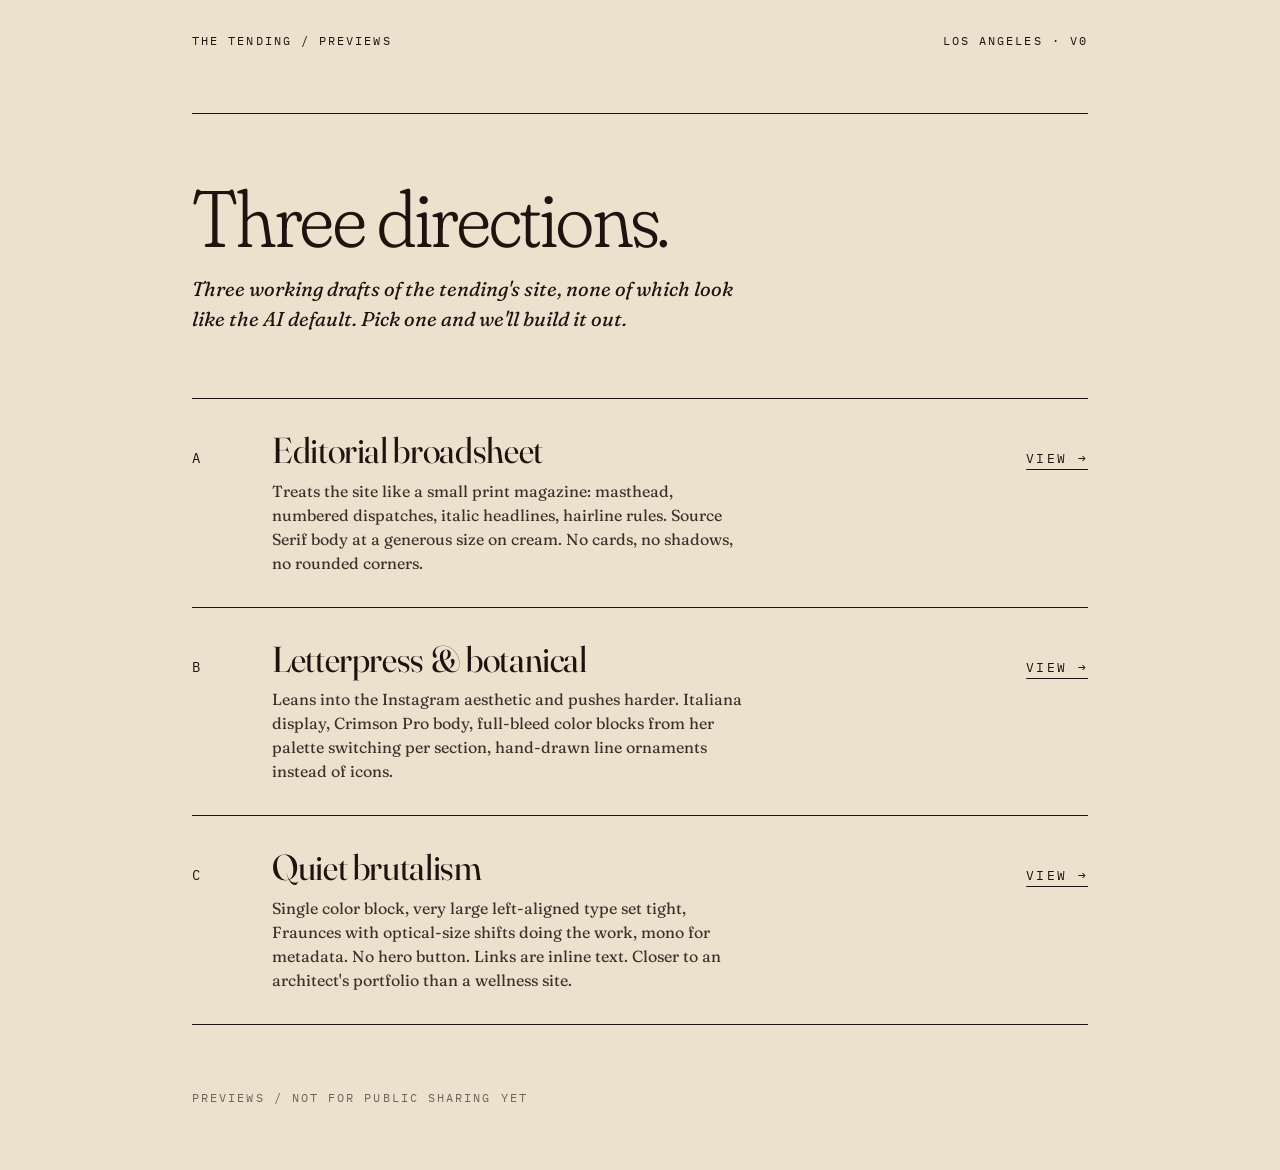
<file: index.html>
<!doctype html>
<html lang="en">
  <head>
    <meta charset="utf-8" />
    <meta name="viewport" content="width=device-width, initial-scale=1" />
    <title>the tending / design previews</title>
    <link rel="preconnect" href="https://fonts.googleapis.com" />
    <link rel="preconnect" href="https://fonts.gstatic.com" crossorigin />
    <link
      href="https://fonts.googleapis.com/css2?family=Fraunces:opsz,wght,SOFT,WONK@9..144,300..900,0..100,0..1&family=IBM+Plex+Mono:wght@400;500&display=swap"
      rel="stylesheet"
    />
    <style>
      :root {
        --bg: #ece1cd;
        --ink: #1d1410;
        --rule: #1d141033;
      }
      * { box-sizing: border-box; margin: 0; padding: 0; }
      html, body { background: var(--bg); color: var(--ink); }
      body {
        font-family: "Fraunces", Georgia, serif;
        font-variation-settings: "opsz" 14, "SOFT" 50;
        font-size: 18px;
        line-height: 1.5;
        padding: 2rem 1.5rem 4rem;
      }
      .frame { max-width: 56rem; margin: 0 auto; }
      .mono {
        font-family: "IBM Plex Mono", ui-monospace, monospace;
        font-size: 0.72rem;
        letter-spacing: 0.18em;
        text-transform: uppercase;
      }
      header {
        display: flex;
        justify-content: space-between;
        padding-bottom: 4rem;
        border-bottom: 1px solid var(--ink);
      }
      h1 {
        font-variation-settings: "opsz" 144, "SOFT" 100, "WONK" 1;
        font-weight: 300;
        font-size: clamp(2.5rem, 7vw, 5rem);
        line-height: 1;
        letter-spacing: -0.02em;
        margin: 4rem 0 1rem;
      }
      .lede {
        font-style: italic;
        font-size: 1.25rem;
        max-width: 36rem;
        margin-bottom: 4rem;
      }
      ol.options { list-style: none; }
      ol.options > li {
        border-top: 1px solid var(--ink);
        padding: 2rem 0;
        display: grid;
        grid-template-columns: 4ch 1fr auto;
        gap: 2rem;
        align-items: baseline;
      }
      ol.options > li:last-child { border-bottom: 1px solid var(--ink); }
      ol.options .num { font-family: "IBM Plex Mono", monospace; font-size: 0.85rem; }
      ol.options h2 {
        font-variation-settings: "opsz" 144, "WONK" 1;
        font-weight: 400;
        font-size: clamp(1.5rem, 3.5vw, 2.25rem);
        line-height: 1.1;
        letter-spacing: -0.01em;
      }
      ol.options p {
        margin-top: 0.5rem;
        font-size: 1rem;
        max-width: 48ch;
        opacity: 0.85;
      }
      ol.options a.view {
        font-family: "IBM Plex Mono", monospace;
        font-size: 0.8rem;
        letter-spacing: 0.18em;
        text-transform: uppercase;
        color: var(--ink);
        text-decoration: underline;
        text-underline-offset: 6px;
        white-space: nowrap;
      }
      footer {
        margin-top: 4rem;
        font-size: 0.875rem;
        opacity: 0.6;
      }
      @media (max-width: 600px) {
        ol.options > li { grid-template-columns: 1fr; gap: 0.75rem; }
      }
    </style>
  </head>
  <body>
    <div class="frame">
      <header class="mono">
        <span>the tending / previews</span>
        <span>los angeles · v0</span>
      </header>

      <h1>Three directions.</h1>
      <p class="lede">
        Three working drafts of <em>the tending</em>'s site, none of which look
        like the AI default. Pick one and we'll build it out.
      </p>

      <ol class="options">
        <li>
          <span class="num">A</span>
          <div>
            <h2>Editorial broadsheet</h2>
            <p>
              Treats the site like a small print magazine: masthead, numbered
              dispatches, italic headlines, hairline rules. Source Serif body
              at a generous size on cream. No cards, no shadows, no rounded
              corners.
            </p>
          </div>
          <a class="view" href="a/">view →</a>
        </li>
        <li>
          <span class="num">B</span>
          <div>
            <h2>Letterpress &amp; botanical</h2>
            <p>
              Leans into the Instagram aesthetic and pushes harder. Italiana
              display, Crimson Pro body, full-bleed color blocks from her
              palette switching per section, hand-drawn line ornaments instead
              of icons.
            </p>
          </div>
          <a class="view" href="b/">view →</a>
        </li>
        <li>
          <span class="num">C</span>
          <div>
            <h2>Quiet brutalism</h2>
            <p>
              Single color block, very large left-aligned type set tight,
              Fraunces with optical-size shifts doing the work, mono for
              metadata. No hero button. Links are inline text. Closer to an
              architect's portfolio than a wellness site.
            </p>
          </div>
          <a class="view" href="c/">view →</a>
        </li>
      </ol>

      <footer class="mono">
        previews / not for public sharing yet
      </footer>
    </div>
  </body>
</html>
</file>
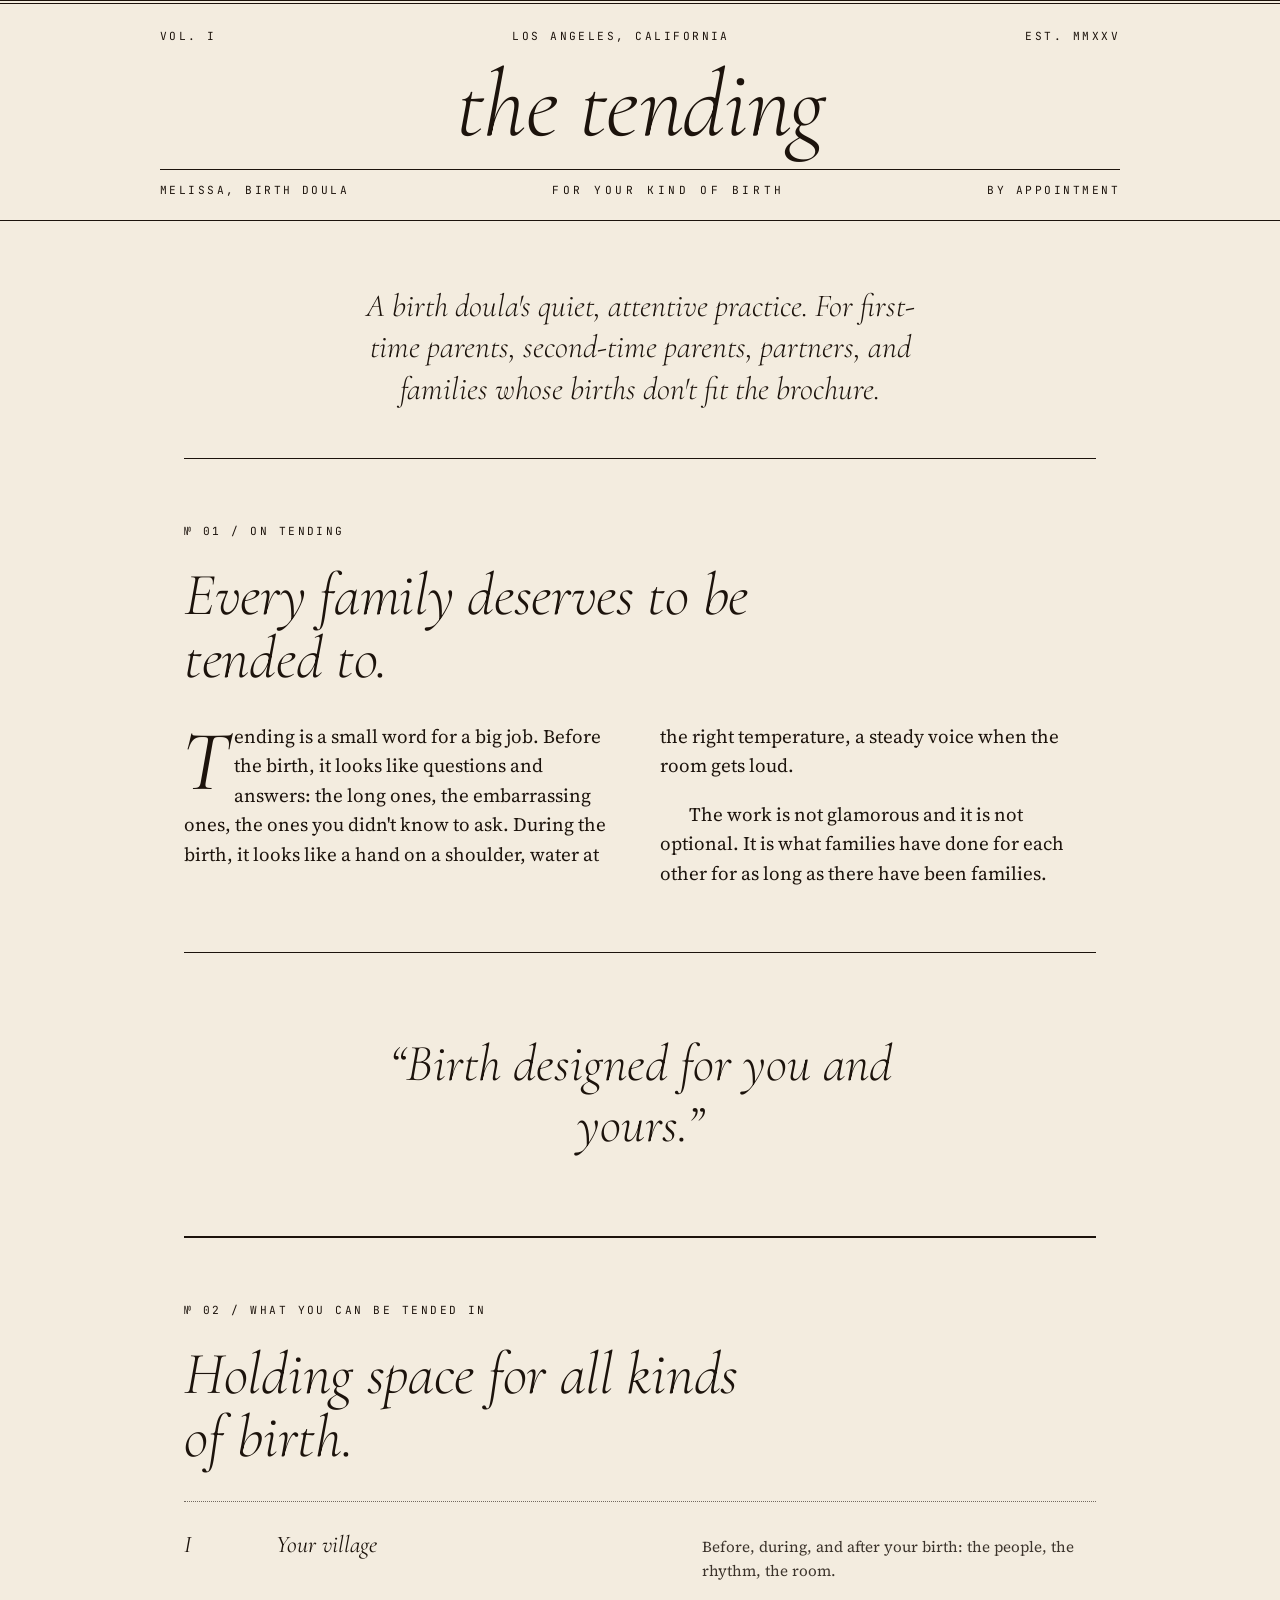
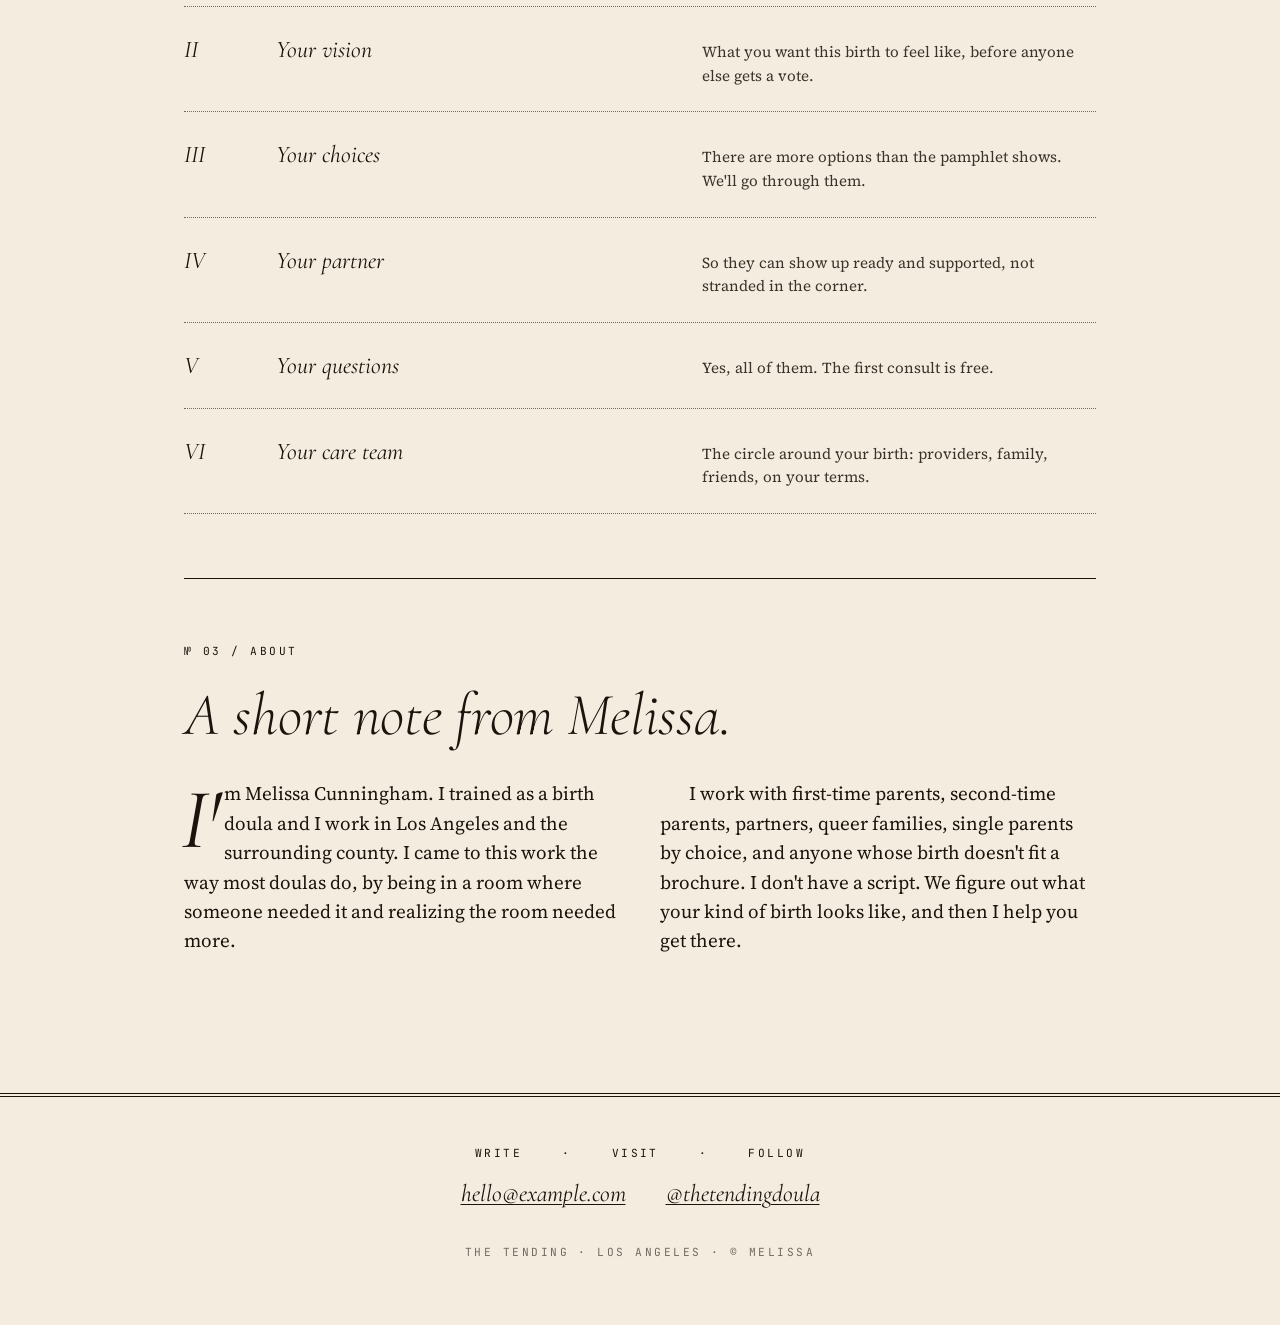
<file: a/index.html>
<!doctype html>
<html lang="en">
  <head>
    <meta charset="utf-8" />
    <meta name="viewport" content="width=device-width, initial-scale=1" />
    <title>the tending / Melissa Cunningham, birth doula, Los Angeles</title>
    <meta
      name="description"
      content="Compassionate, evidence-based birth doula support in Los Angeles."
    />
    <link rel="preconnect" href="https://fonts.googleapis.com" />
    <link rel="preconnect" href="https://fonts.gstatic.com" crossorigin />
    <link
      href="https://fonts.googleapis.com/css2?family=Cormorant+Garamond:ital,wght@0,300;0,400;1,300;1,400&family=Source+Serif+4:opsz,wght@8..60,300;8..60,400;8..60,600&family=JetBrains+Mono:wght@400;500&display=swap"
      rel="stylesheet"
    />
    <style>
      :root {
        --paper: #f3ecdf;
        --ink: #1c130c;
        --rule: #1c130c;
        --soft: #1c130c99;
      }
      * { box-sizing: border-box; margin: 0; padding: 0; }
      body {
        background: var(--paper);
        color: var(--ink);
        font-family: "Source Serif 4", "Iowan Old Style", Georgia, serif;
        font-size: 19px;
        line-height: 1.55;
        font-feature-settings: "onum";
      }
      a { color: var(--ink); text-decoration-thickness: 1px; text-underline-offset: 3px; }
      .mono {
        font-family: "JetBrains Mono", ui-monospace, monospace;
        font-size: 0.7rem;
        text-transform: uppercase;
        letter-spacing: 0.22em;
      }
      .italic { font-family: "Cormorant Garamond", serif; font-style: italic; font-weight: 300; }

      .masthead {
        text-align: center;
        padding: 1.5rem 1.5rem 1.25rem;
        border-top: 4px double var(--ink);
        border-bottom: 1px solid var(--ink);
      }
      .masthead .label {
        display: flex; justify-content: space-between;
        max-width: 60rem; margin: 0 auto 0.75rem;
      }
      .wordmark {
        font-family: "Cormorant Garamond", serif;
        font-style: italic;
        font-weight: 300;
        font-size: clamp(3rem, 10vw, 6rem);
        line-height: 1;
        letter-spacing: -0.01em;
      }
      .masthead .meta {
        display: flex; justify-content: space-between;
        max-width: 60rem; margin: 1rem auto 0;
        padding-top: 0.75rem;
        border-top: 1px solid var(--rule);
      }
      .masthead .meta span:nth-child(2) { letter-spacing: 0.32em; }

      main { max-width: 60rem; margin: 0 auto; padding: 0 1.5rem; }

      .dek {
        text-align: center;
        padding: 4rem 1.5rem 3rem;
        font-family: "Cormorant Garamond", serif;
        font-style: italic;
        font-size: clamp(1.5rem, 3vw, 2rem);
        font-weight: 300;
        line-height: 1.3;
        max-width: 40rem;
        margin: 0 auto;
      }

      .dispatch {
        padding: 4rem 0;
        border-top: 1px solid var(--rule);
      }
      .dispatch .num {
        margin-bottom: 1.5rem;
      }
      .dispatch h2.italic {
        font-size: clamp(2.25rem, 5vw, 3.75rem);
        line-height: 1.05;
        max-width: 22ch;
        margin-bottom: 2rem;
        letter-spacing: -0.005em;
      }
      .dispatch .body { columns: 2; column-gap: 2.5rem; }
      .dispatch .body > p:first-child::first-letter {
        font-family: "Cormorant Garamond", serif;
        font-style: italic;
        font-size: 4.5em;
        float: left;
        line-height: 0.85;
        margin: 0.05em 0.08em 0 -0.04em;
        font-weight: 400;
      }
      .dispatch .body p + p { margin-top: 1em; text-indent: 1.5em; }

      .pull {
        text-align: center;
        padding: 5rem 1rem;
        border-top: 1px solid var(--rule);
        border-bottom: 1px solid var(--rule);
      }
      .pull q {
        font-family: "Cormorant Garamond", serif;
        font-style: italic;
        font-weight: 300;
        font-size: clamp(2rem, 4.5vw, 3.25rem);
        line-height: 1.18;
        quotes: "\201C" "\201D";
        display: inline-block;
        max-width: 24ch;
      }
      .pull .attr { margin-top: 1.5rem; }

      .tend-list {
        list-style: none;
        padding: 0;
        margin: 0;
      }
      .tend-list li {
        display: grid;
        grid-template-columns: 6ch 1fr 1fr;
        gap: 2rem;
        padding: 1.5rem 0;
        border-top: 1px dotted var(--soft);
        align-items: baseline;
      }
      .tend-list li:last-child { border-bottom: 1px dotted var(--soft); }
      .tend-list .roman {
        font-family: "Cormorant Garamond", serif;
        font-style: italic;
        font-size: 1.5rem;
      }
      .tend-list .topic {
        font-family: "Cormorant Garamond", serif;
        font-style: italic;
        font-size: 1.5rem;
      }
      .tend-list .desc { font-size: 0.95rem; opacity: 0.85; }

      .colophon {
        text-align: center;
        padding: 3rem 1rem 4rem;
        border-top: 4px double var(--ink);
        margin-top: 4rem;
      }
      .colophon .row { display: flex; justify-content: center; gap: 2.5rem; flex-wrap: wrap; margin-bottom: 0.75rem; }
      .colophon a { font-style: italic; font-family: "Cormorant Garamond", serif; font-size: 1.5rem; }

      @media (max-width: 700px) {
        .dispatch .body { columns: 1; }
        .tend-list li { grid-template-columns: 5ch 1fr; }
        .tend-list .desc { grid-column: 2; }
        .masthead .label, .masthead .meta { flex-direction: column; gap: 0.25rem; }
      }
    </style>
  </head>
  <body>
    <header class="masthead">
      <div class="label mono">
        <span>vol. i</span>
        <span>los angeles, california</span>
        <span>est. mmxxv</span>
      </div>
      <div class="wordmark">the tending</div>
      <div class="meta mono">
        <span>melissa, birth doula</span>
        <span>for your kind of birth</span>
        <span>by appointment</span>
      </div>
    </header>

    <p class="dek">
      A birth doula's quiet, attentive practice. For first-time parents,
      second-time parents, partners, and families whose births don't fit the
      brochure.
    </p>

    <main>
      <article class="dispatch">
        <div class="num mono">№ 01 / on tending</div>
        <h2 class="italic">Every family deserves to be tended to.</h2>
        <div class="body">
          <p>
            Tending is a small word for a big job. Before the birth, it looks
            like questions and answers: the long ones, the embarrassing
            ones, the ones you didn't know to ask. During the birth, it looks
            like a hand on a shoulder, water at the right temperature, a
            steady voice when the room gets loud.
          </p>
          <p>
            The work is not glamorous and it is not optional. It is what
            families have done for each other for as long as there have been
            families.
          </p>
        </div>
      </article>

      <section class="pull">
        <q>Birth designed for you and yours.</q>
      </section>

      <article class="dispatch">
        <div class="num mono">№ 02 / what you can be tended in</div>
        <h2 class="italic">Holding space for all kinds of birth.</h2>
        <ul class="tend-list">
          <li>
            <span class="roman">I</span>
            <span class="topic">Your village</span>
            <span class="desc">Before, during, and after your birth: the people, the rhythm, the room.</span>
          </li>
          <li>
            <span class="roman">II</span>
            <span class="topic">Your vision</span>
            <span class="desc">What you want this birth to feel like, before anyone else gets a vote.</span>
          </li>
          <li>
            <span class="roman">III</span>
            <span class="topic">Your choices</span>
            <span class="desc">There are more options than the pamphlet shows. We'll go through them.</span>
          </li>
          <li>
            <span class="roman">IV</span>
            <span class="topic">Your partner</span>
            <span class="desc">So they can show up ready and supported, not stranded in the corner.</span>
          </li>
          <li>
            <span class="roman">V</span>
            <span class="topic">Your questions</span>
            <span class="desc">Yes, all of them. The first consult is free.</span>
          </li>
          <li>
            <span class="roman">VI</span>
            <span class="topic">Your care team</span>
            <span class="desc">The circle around your birth: providers, family, friends, on your terms.</span>
          </li>
        </ul>
      </article>

      <article class="dispatch">
        <div class="num mono">№ 03 / about</div>
        <h2 class="italic">A short note from Melissa.</h2>
        <div class="body">
          <p>
            I'm Melissa Cunningham. I trained as a birth doula and I work in
            Los Angeles and the surrounding county. I came to this work the
            way most doulas do, by being in a room where someone needed it
            and realizing the room needed more.
          </p>
          <p>
            I work with first-time parents, second-time parents, partners,
            queer families, single parents by choice, and anyone whose birth
            doesn't fit a brochure. I don't have a script. We figure out what
            your kind of birth looks like, and then I help you get there.
          </p>
        </div>
      </article>
    </main>

    <footer class="colophon">
      <div class="row mono">
        <span>write</span>
        <span>·</span>
        <span>visit</span>
        <span>·</span>
        <span>follow</span>
      </div>
      <div class="row">
        <a href="mailto:hello@example.com">hello@example.com</a>
        <a href="https://instagram.com/thetendingdoula">@thetendingdoula</a>
      </div>
      <div class="mono" style="margin-top: 2rem; opacity: 0.6;">
        the tending · los angeles · © melissa
      </div>
    </footer>
  </body>
</html>
</file>
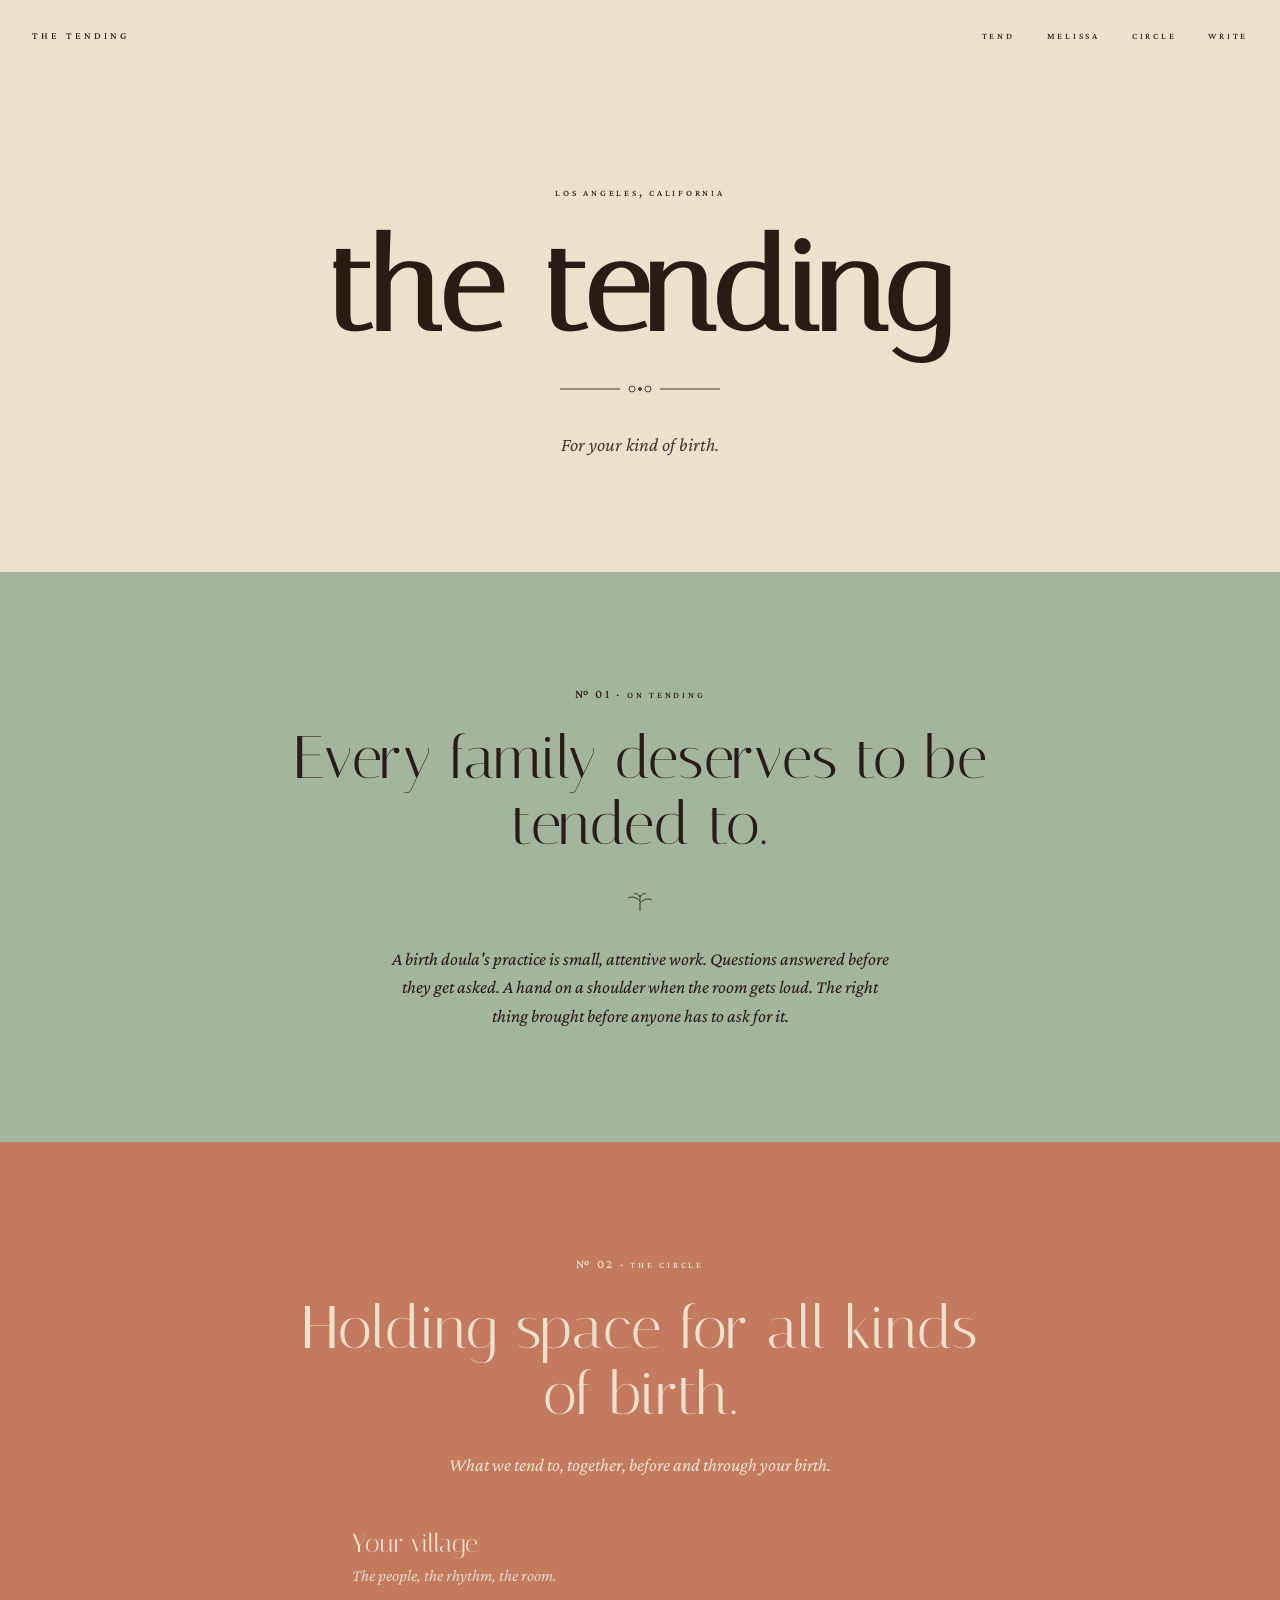
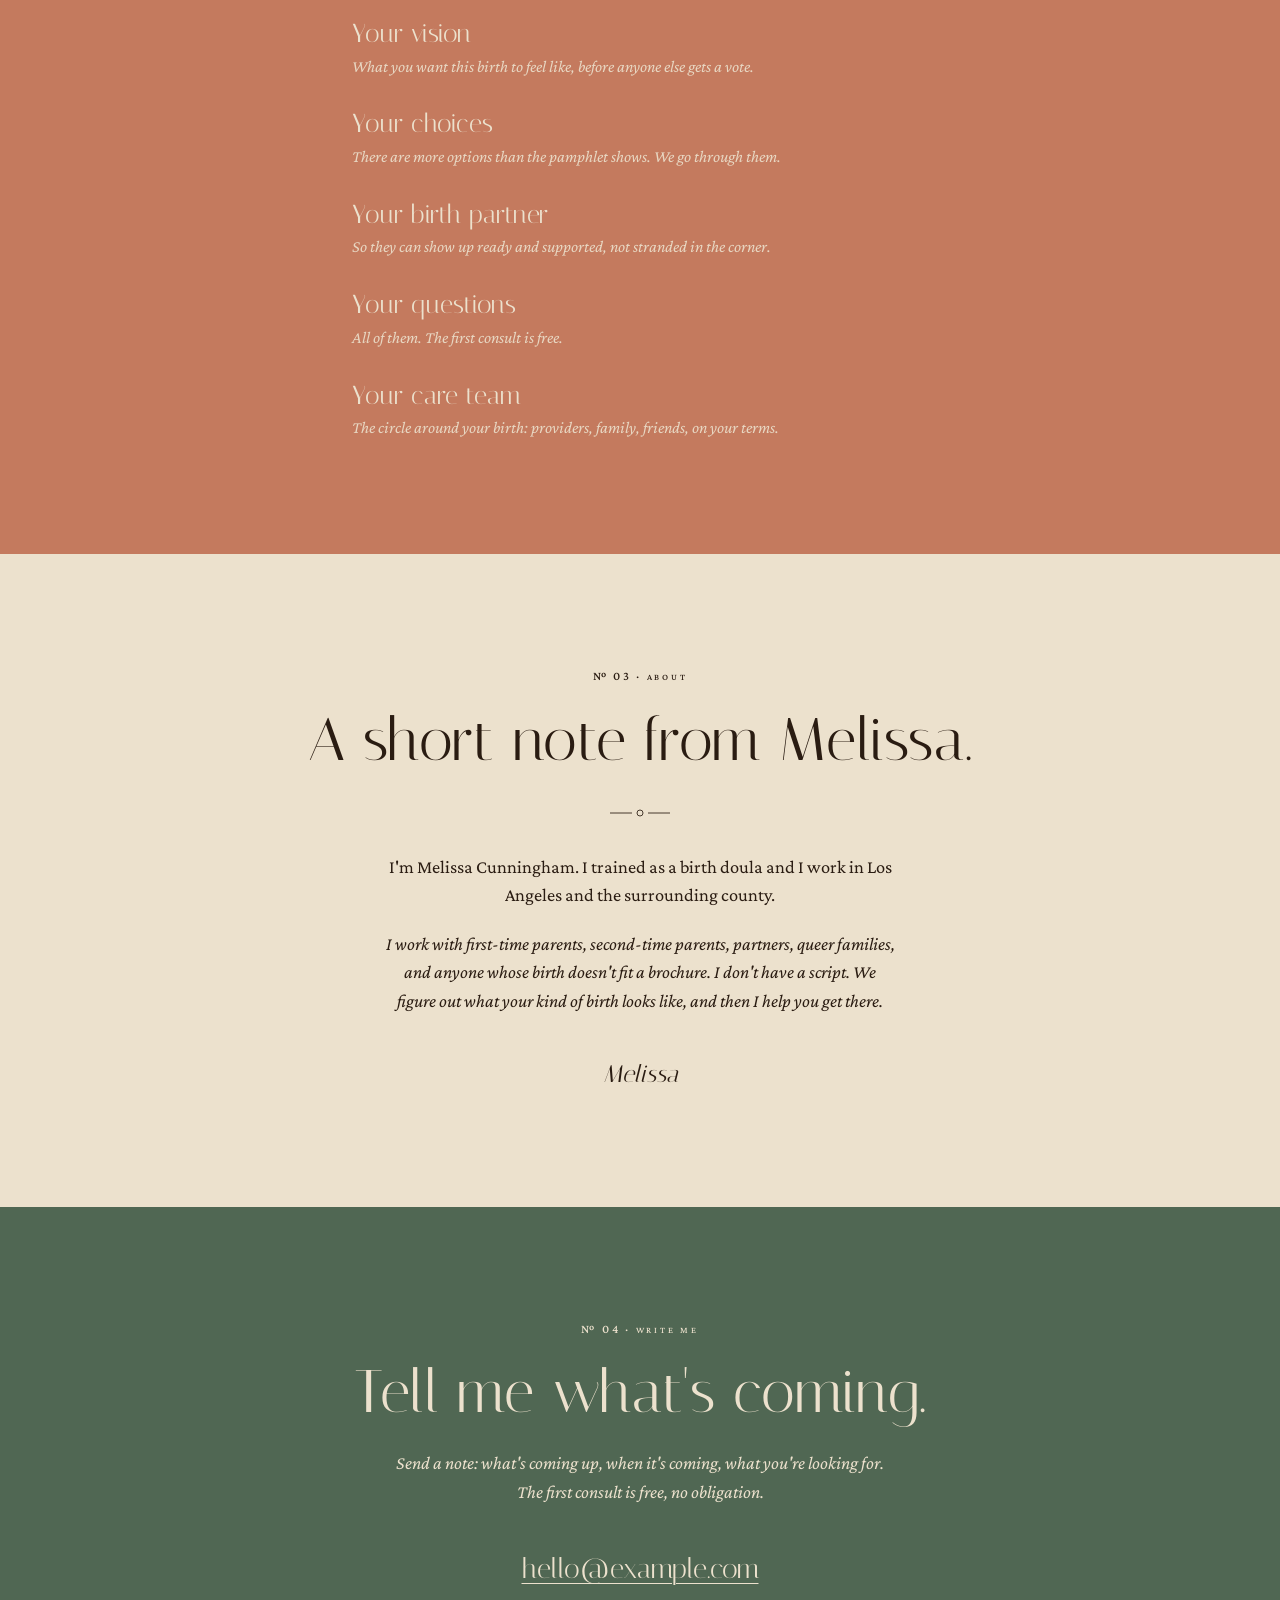
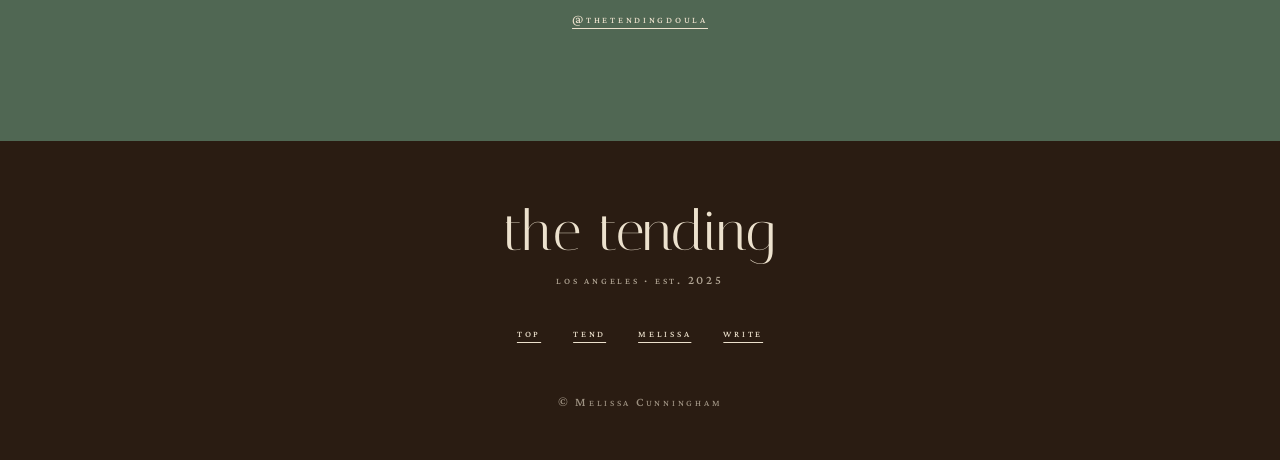
<file: b/index.html>
<!doctype html>
<html lang="en">
  <head>
    <meta charset="utf-8" />
    <meta name="viewport" content="width=device-width, initial-scale=1" />
    <title>the tending / Melissa Cunningham, birth doula, Los Angeles</title>
    <meta
      name="description"
      content="A quiet, attentive birth doula practice in Los Angeles."
    />
    <link rel="preconnect" href="https://fonts.googleapis.com" />
    <link rel="preconnect" href="https://fonts.gstatic.com" crossorigin />
    <link
      href="https://fonts.googleapis.com/css2?family=Italiana&family=Crimson+Pro:ital,wght@0,300;0,400;0,500;1,300;1,400&display=swap"
      rel="stylesheet"
    />
    <style>
      :root {
        --cream: #ece1cd;
        --terra: #c47a5e;
        --sage: #a3b59c;
        --forest: #506753;
        --brown: #6b4a2b;
        --darkbrown: #2a1c12;
        --ink: #2a1c12;
      }
      * { box-sizing: border-box; margin: 0; padding: 0; }
      html, body { background: var(--cream); color: var(--ink); }
      body {
        font-family: "Crimson Pro", "Iowan Old Style", Georgia, serif;
        font-size: 19px;
        line-height: 1.65;
      }
      a { color: inherit; text-decoration: underline; text-decoration-thickness: 1px; text-underline-offset: 5px; }
      a:hover { text-decoration-thickness: 2px; }
      .display {
        font-family: "Italiana", "Cormorant Garamond", serif;
        font-weight: 400;
        letter-spacing: 0.005em;
      }
      .smallcaps {
        font-variant: small-caps;
        letter-spacing: 0.22em;
        font-size: 0.78rem;
        font-weight: 500;
      }

      nav.top {
        display: flex;
        justify-content: space-between;
        align-items: center;
        padding: 1.5rem 2rem;
        position: relative;
        z-index: 10;
      }
      nav.top a { text-decoration: none; }
      nav.top .links { display: flex; gap: 2rem; }
      nav.top .brand.smallcaps { font-size: 0.85rem; }

      section {
        padding: 7rem 1.5rem;
        text-align: center;
      }
      section.cream { background: var(--cream); color: var(--ink); }
      section.sage { background: var(--sage); color: var(--darkbrown); }
      section.terra { background: var(--terra); color: var(--cream); }
      section.forest { background: var(--forest); color: var(--cream); }
      section.brown { background: var(--brown); color: var(--cream); }
      section.dark { background: var(--darkbrown); color: var(--cream); }

      section .inner { max-width: 44rem; margin: 0 auto; }

      .wordmark {
        font-family: "Italiana", serif;
        font-size: clamp(3.25rem, 11vw, 8rem);
        line-height: 0.95;
        letter-spacing: 0.01em;
        margin: 0;
      }
      .tagline {
        font-style: italic;
        font-size: 1.2rem;
        opacity: 0.85;
        margin-top: 1.5rem;
      }

      h2.display {
        font-size: clamp(2.25rem, 5vw, 3.75rem);
        line-height: 1.1;
        max-width: 22ch;
        margin: 0 auto 1.5rem;
      }
      .lede {
        font-style: italic;
        font-size: 1.15rem;
        max-width: 32rem;
        margin: 0 auto;
        line-height: 1.55;
      }

      .ornament { display: block; margin: 2rem auto; opacity: 0.85; }

      .services-list {
        max-width: 36rem;
        margin: 3rem auto 0;
        text-align: left;
      }
      .services-list dt {
        font-family: "Italiana", serif;
        font-size: 1.6rem;
        margin-top: 1.75rem;
        line-height: 1.2;
      }
      .services-list dt:first-child { margin-top: 0; }
      .services-list dd {
        font-style: italic;
        opacity: 0.9;
        margin-top: 0.25rem;
        font-size: 1.05rem;
      }

      .signature {
        margin-top: 2.5rem;
        font-family: "Italiana", serif;
        font-size: 1.5rem;
      }

      footer {
        background: var(--darkbrown);
        color: var(--cream);
        text-align: center;
        padding: 4rem 1.5rem 3rem;
      }
      footer .wordmark { font-size: clamp(2rem, 6vw, 3.5rem); }
      footer .links { display: flex; justify-content: center; gap: 2rem; margin-top: 2rem; flex-wrap: wrap; }
      footer .colophon { margin-top: 3rem; opacity: 0.6; }
    </style>
  </head>
  <body>
    <nav class="top cream-nav">
      <span class="brand smallcaps">the tending</span>
      <div class="links smallcaps">
        <a href="#tend">tend</a>
        <a href="#about">melissa</a>
        <a href="#circle">circle</a>
        <a href="#write">write</a>
      </div>
    </nav>

    <section class="cream" id="top">
      <div class="inner">
        <div class="smallcaps" style="margin-bottom: 1.5rem;">los angeles, california</div>
        <h1 class="wordmark">the tending</h1>
        <svg class="ornament" viewBox="0 0 160 16" width="160" height="16" stroke="currentColor" fill="none" stroke-width="1" aria-hidden="true">
          <line x1="0" y1="8" x2="60" y2="8" />
          <circle cx="72" cy="8" r="3" />
          <circle cx="80" cy="8" r="1.5" fill="currentColor" />
          <circle cx="88" cy="8" r="3" />
          <line x1="100" y1="8" x2="160" y2="8" />
        </svg>
        <p class="tagline">For your kind of birth.</p>
      </div>
    </section>

    <section class="sage" id="tend">
      <div class="inner">
        <div class="smallcaps" style="margin-bottom: 1.25rem;">№ 01 · on tending</div>
        <h2 class="display">Every family deserves to be tended to.</h2>
        <svg class="ornament" viewBox="0 0 80 24" width="80" height="24" stroke="currentColor" fill="none" stroke-width="1" aria-hidden="true">
          <path d="M40 22 L40 6" />
          <path d="M40 12 C 36 8, 32 7, 28 9" />
          <path d="M40 14 C 44 10, 48 9, 52 11" />
          <path d="M40 8 C 38 5, 36 4, 34 5" />
          <path d="M40 8 C 42 5, 44 4, 46 5" />
        </svg>
        <p class="lede">
          A birth doula's practice is small, attentive work. Questions answered before they get asked. A hand on a shoulder when the room gets loud. The right thing brought before anyone has to ask for it.
        </p>
      </div>
    </section>

    <section class="terra" id="circle">
      <div class="inner">
        <div class="smallcaps" style="margin-bottom: 1.25rem;">№ 02 · the circle</div>
        <h2 class="display">Holding space for all kinds of birth.</h2>
        <p class="lede">
          What we tend to, together, before and through your birth.
        </p>
        <dl class="services-list">
          <dt>Your village</dt>
          <dd>The people, the rhythm, the room.</dd>
          <dt>Your vision</dt>
          <dd>What you want this birth to feel like, before anyone else gets a vote.</dd>
          <dt>Your choices</dt>
          <dd>There are more options than the pamphlet shows. We go through them.</dd>
          <dt>Your birth partner</dt>
          <dd>So they can show up ready and supported, not stranded in the corner.</dd>
          <dt>Your questions</dt>
          <dd>All of them. The first consult is free.</dd>
          <dt>Your care team</dt>
          <dd>The circle around your birth: providers, family, friends, on your terms.</dd>
        </dl>
      </div>
    </section>

    <section class="cream" id="about">
      <div class="inner">
        <div class="smallcaps" style="margin-bottom: 1.25rem;">№ 03 · about</div>
        <h2 class="display">A short note from Melissa.</h2>
        <svg class="ornament" viewBox="0 0 60 16" width="60" height="16" stroke="currentColor" fill="none" stroke-width="1" aria-hidden="true">
          <line x1="0" y1="8" x2="22" y2="8" />
          <circle cx="30" cy="8" r="3" />
          <line x1="38" y1="8" x2="60" y2="8" />
        </svg>
        <p class="lede" style="font-style: normal;">
          I'm Melissa Cunningham. I trained as a birth doula and I work in Los Angeles and the surrounding county.
        </p>
        <p class="lede" style="margin-top: 1.25rem;">
          I work with first-time parents, second-time parents, partners, queer families, and anyone whose birth doesn't fit a brochure. I don't have a script. We figure out what your kind of birth looks like, and then I help you get there.
        </p>
        <p class="signature"><em>Melissa</em></p>
      </div>
    </section>

    <section class="forest" id="write">
      <div class="inner">
        <div class="smallcaps" style="margin-bottom: 1.25rem;">№ 04 · write me</div>
        <h2 class="display">Tell me what's coming.</h2>
        <p class="lede">
          Send a note: what's coming up, when it's coming, what you're looking for. The first consult is free, no obligation.
        </p>
        <p style="margin-top: 2.5rem; font-family: 'Italiana', serif; font-size: 1.75rem;">
          <a href="mailto:hello@example.com">hello@example.com</a>
        </p>
        <p class="smallcaps" style="margin-top: 1rem;">
          <a href="https://instagram.com/thetendingdoula">@thetendingdoula</a>
        </p>
      </div>
    </section>

    <footer>
      <div class="wordmark display">the tending</div>
      <div class="smallcaps" style="margin-top: 0.75rem; opacity: 0.7;">los angeles · est. 2025</div>
      <div class="links smallcaps">
        <a href="#top">top</a>
        <a href="#tend">tend</a>
        <a href="#about">melissa</a>
        <a href="#write">write</a>
      </div>
      <div class="colophon smallcaps">© Melissa Cunningham</div>
    </footer>
  </body>
</html>
</file>
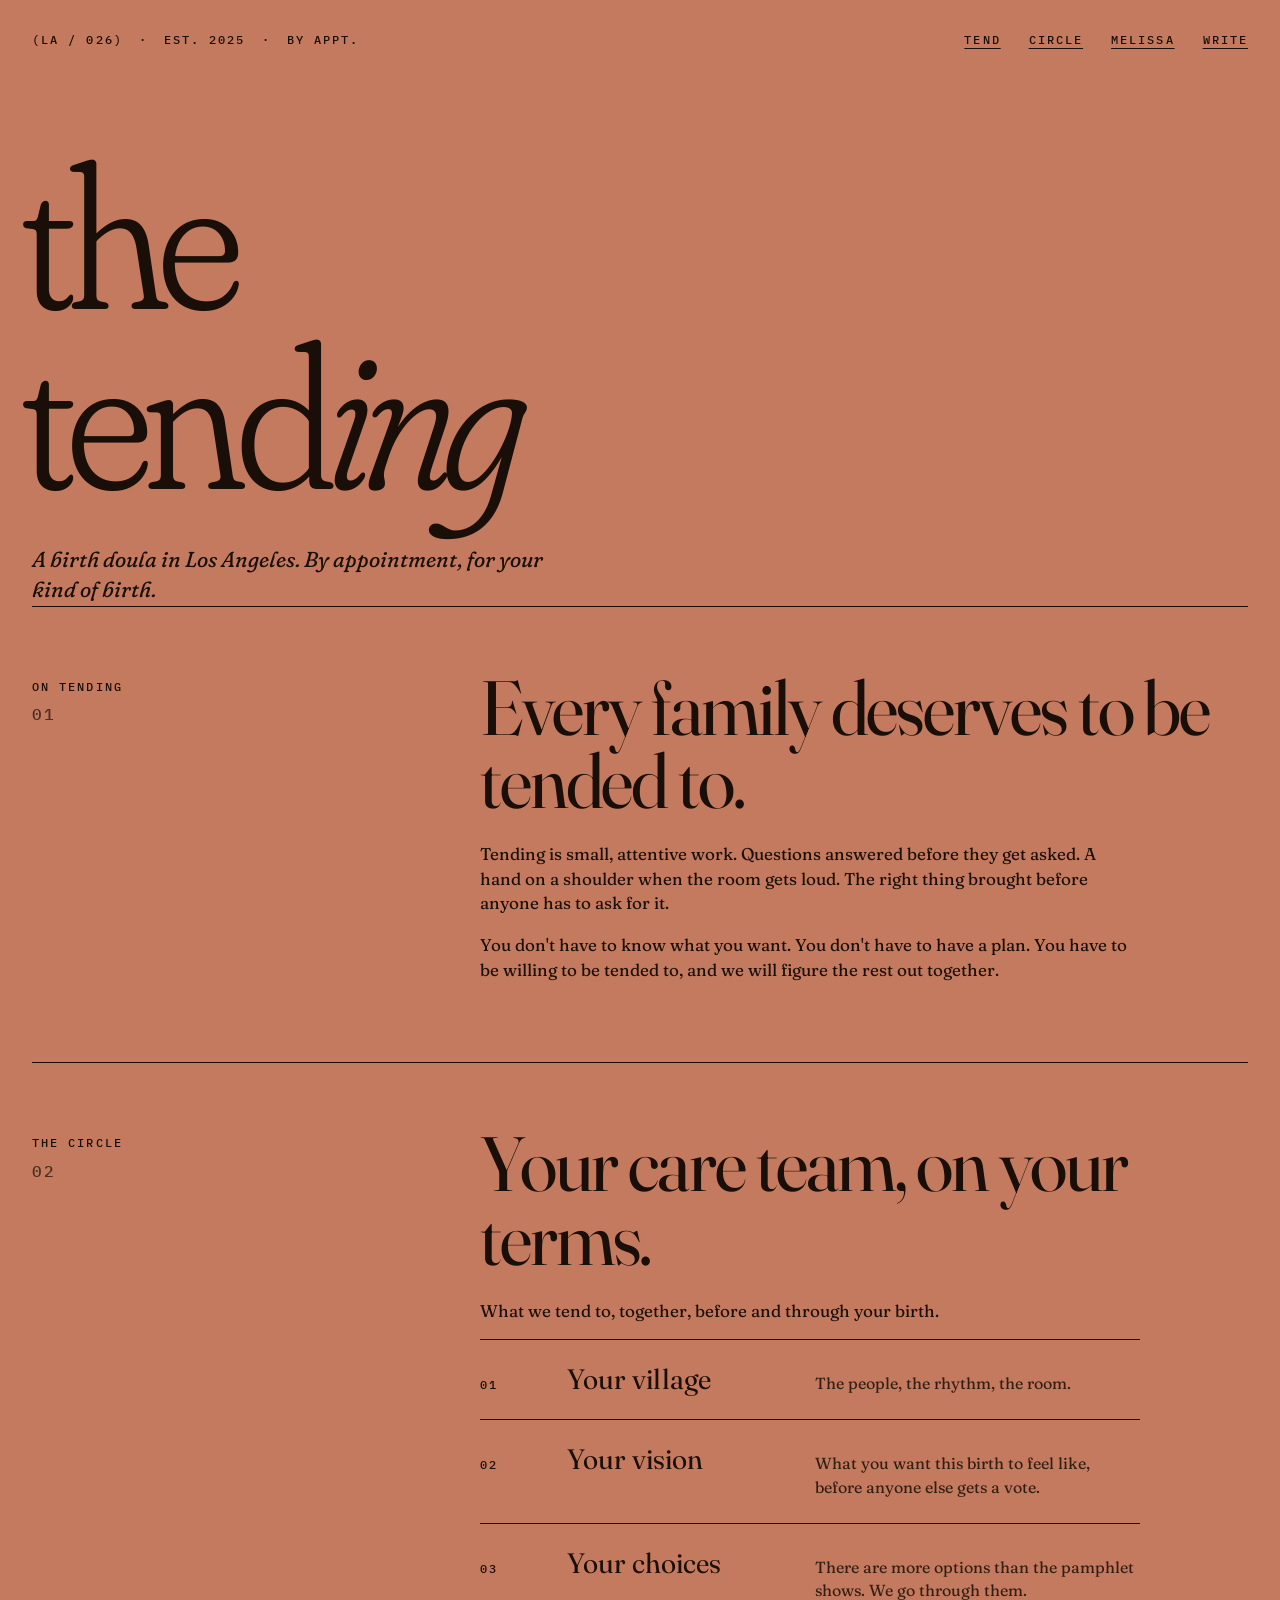
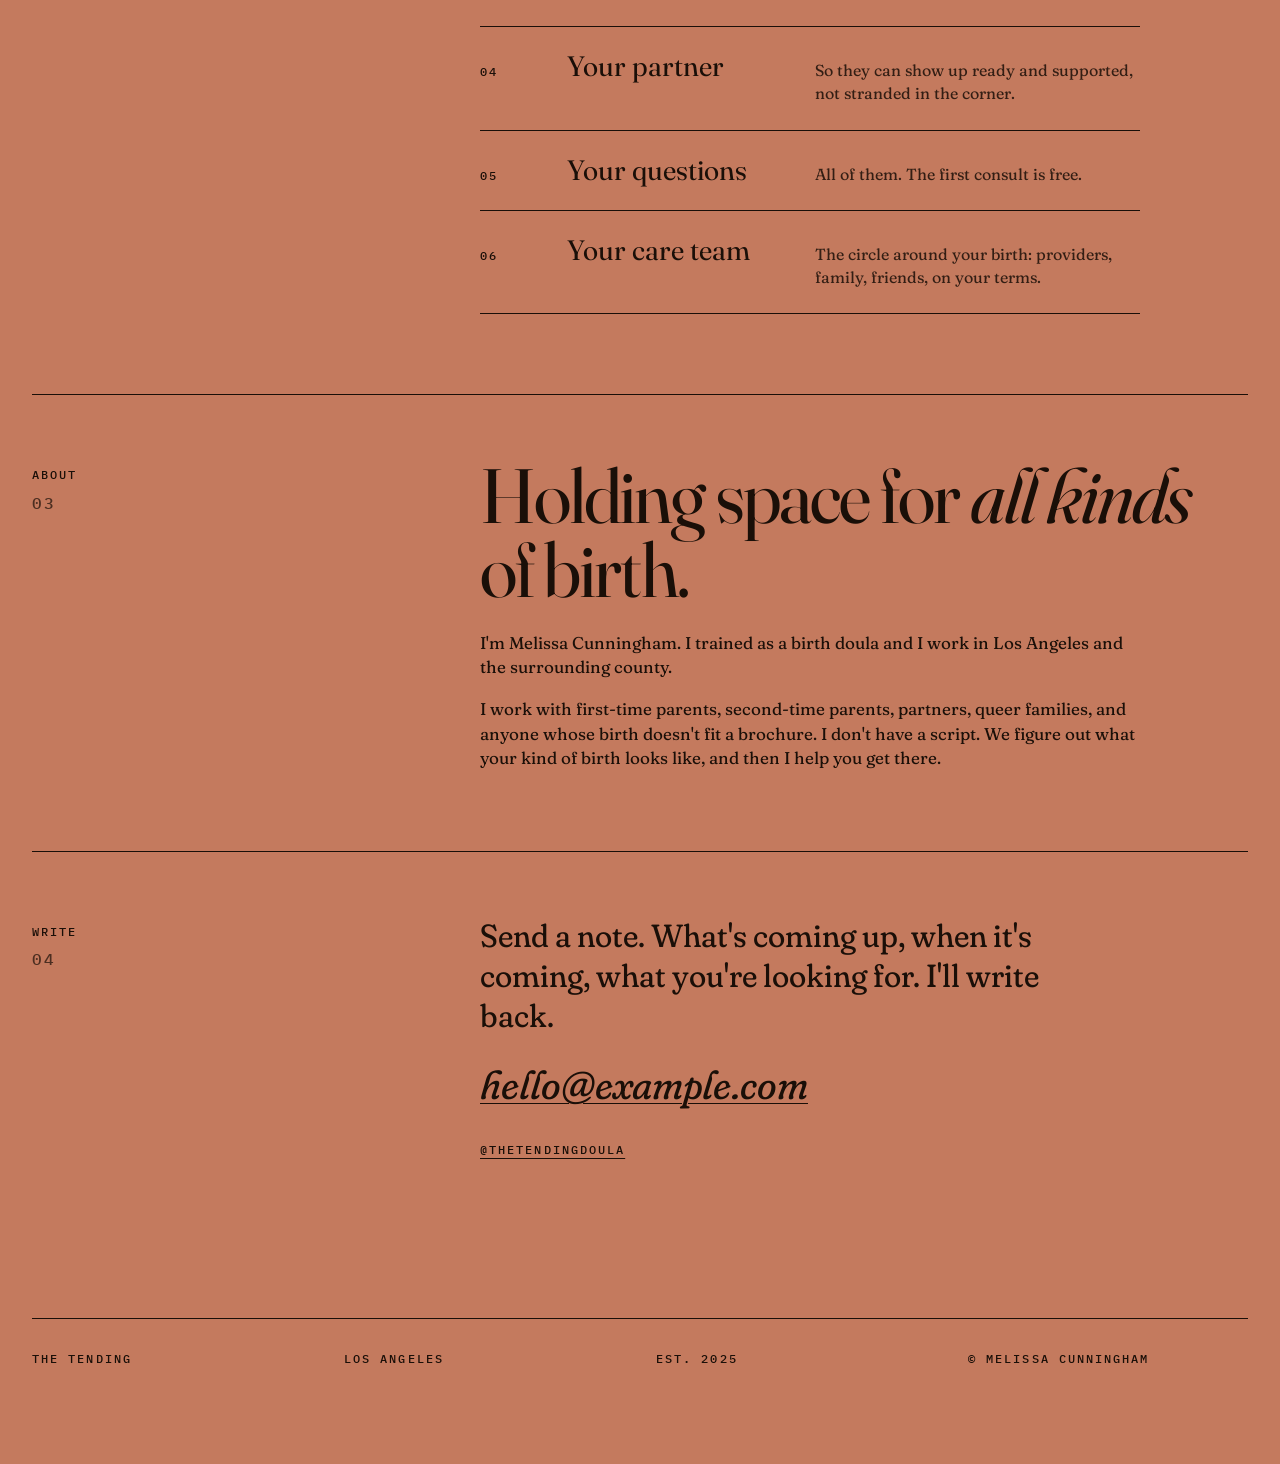
<file: c/index.html>
<!doctype html>
<html lang="en">
  <head>
    <meta charset="utf-8" />
    <meta name="viewport" content="width=device-width, initial-scale=1" />
    <title>the tending / Melissa Cunningham, birth doula, Los Angeles</title>
    <meta
      name="description"
      content="A birth doula in Los Angeles. By appointment."
    />
    <link rel="preconnect" href="https://fonts.googleapis.com" />
    <link rel="preconnect" href="https://fonts.gstatic.com" crossorigin />
    <link
      href="https://fonts.googleapis.com/css2?family=Fraunces:opsz,wght,SOFT,WONK@9..144,300..900,0..100,0..1&family=IBM+Plex+Mono:wght@400;500&display=swap"
      rel="stylesheet"
    />
    <style>
      :root {
        --bg: #c47a5e;
        --ink: #1a0f08;
        --line: #1a0f0844;
      }
      * { box-sizing: border-box; margin: 0; padding: 0; }
      html, body { background: var(--bg); color: var(--ink); }
      body {
        font-family: "Fraunces", Georgia, serif;
        font-variation-settings: "opsz" 14, "SOFT" 50, "WONK" 0;
        font-size: 18px;
        line-height: 1.45;
        overflow-x: hidden;
      }
      a { color: var(--ink); text-decoration: underline; text-decoration-thickness: 1px; text-underline-offset: 4px; }
      a:hover { text-decoration-thickness: 2px; }

      .mono {
        font-family: "IBM Plex Mono", ui-monospace, monospace;
        font-size: 0.72rem;
        letter-spacing: 0.18em;
        text-transform: uppercase;
        font-weight: 500;
      }

      .frame {
        padding: 2rem 2rem 6rem;
        max-width: 110rem;
        margin: 0 auto;
      }

      header.bar {
        display: grid;
        grid-template-columns: 1fr auto;
        gap: 2rem;
        align-items: start;
        padding-bottom: 6rem;
      }
      header.bar .id { display: flex; gap: 1rem; flex-wrap: wrap; }
      header.bar nav { display: flex; gap: 1.75rem; }

      .display {
        font-family: "Fraunces", Georgia, serif;
        font-variation-settings: "opsz" 144, "SOFT" 100, "WONK" 1;
        font-weight: 300;
        font-size: clamp(4rem, 16vw, 14rem);
        line-height: 0.88;
        letter-spacing: -0.045em;
        margin-left: -0.05em;
      }
      .display em {
        font-style: italic;
        font-variation-settings: "opsz" 144, "SOFT" 100, "WONK" 1;
      }

      .sub {
        margin: 2.5rem 0 0;
        max-width: 38ch;
        font-size: 1.35rem;
        font-style: italic;
        line-height: 1.4;
        font-variation-settings: "opsz" 36, "SOFT" 100;
      }

      section {
        border-top: 1px solid var(--ink);
        padding: 4rem 0 5rem;
        display: grid;
        grid-template-columns: 1fr 2fr;
        gap: 4rem;
      }
      section .label { padding-top: 0.5rem; }
      section .label .num { display: block; margin-top: 0.5rem; font-size: 1rem; opacity: 0.7; }
      section h2 {
        font-variation-settings: "opsz" 144, "WONK" 1;
        font-weight: 400;
        font-size: clamp(2.25rem, 6vw, 5rem);
        line-height: 0.96;
        letter-spacing: -0.025em;
        margin-bottom: 1.5rem;
      }
      section .body { font-size: 1.0625rem; max-width: 60ch; }
      section .body p + p { margin-top: 1em; }
      section .body em {
        font-style: italic;
        font-variation-settings: "opsz" 24, "SOFT" 100;
      }

      ul.services {
        list-style: none;
        margin-top: 1rem;
      }
      ul.services li {
        border-top: 1px solid var(--ink);
        padding: 1.5rem 0;
        display: grid;
        grid-template-columns: 5ch 1fr 1.5fr;
        gap: 2rem;
        align-items: baseline;
      }
      ul.services li:last-child { border-bottom: 1px solid var(--ink); }
      ul.services .name {
        font-variation-settings: "opsz" 72, "WONK" 1;
        font-size: 1.75rem;
        line-height: 1.1;
      }
      ul.services .desc { font-size: 1rem; opacity: 0.85; }

      .write-block {
        font-size: 2rem;
        font-variation-settings: "opsz" 72, "SOFT" 100, "WONK" 1;
        line-height: 1.25;
        max-width: 30ch;
      }
      .write-block .email {
        display: inline-block;
        margin-top: 1.5rem;
        font-size: 2.5rem;
        font-style: italic;
      }

      .colophon {
        border-top: 1px solid var(--ink);
        padding-top: 2rem;
        margin-top: 5rem;
        display: grid;
        grid-template-columns: repeat(4, 1fr);
        gap: 2rem;
      }

      @media (max-width: 800px) {
        section { grid-template-columns: 1fr; gap: 1.5rem; }
        header.bar { grid-template-columns: 1fr; gap: 1.5rem; }
        header.bar nav { flex-wrap: wrap; gap: 1rem; }
        ul.services li { grid-template-columns: 4ch 1fr; }
        ul.services .desc { grid-column: 2; opacity: 0.8; font-size: 0.95rem; }
        .colophon { grid-template-columns: 1fr 1fr; }
        .frame { padding: 1.5rem 1.25rem 4rem; }
      }
    </style>
  </head>
  <body>
    <div class="frame">
      <header class="bar">
        <div class="id mono">
          <span>(LA / 026)</span>
          <span>·</span>
          <span>est. 2025</span>
          <span>·</span>
          <span>by appt.</span>
        </div>
        <nav class="mono">
          <a href="#tend">tend</a>
          <a href="#circle">circle</a>
          <a href="#melissa">melissa</a>
          <a href="#write">write</a>
        </nav>
      </header>

      <h1 class="display">the<br />tend<em>ing</em></h1>
      <p class="sub">
        A birth doula in Los Angeles. By appointment, for your kind of birth.
      </p>

      <section id="tend">
        <div class="label mono">
          On tending
          <span class="num">01</span>
        </div>
        <div>
          <h2>Every family deserves to be tended to.</h2>
          <div class="body">
            <p>
              Tending is small, attentive work. Questions answered before they get asked. A hand on a shoulder when the room gets loud. The right thing brought before anyone has to ask for it.
            </p>
            <p>
              You don't have to know what you want. You don't have to have a plan. You have to be willing to be tended to, and we will figure the rest out together.
            </p>
          </div>
        </div>
      </section>

      <section id="circle">
        <div class="label mono">
          The circle
          <span class="num">02</span>
        </div>
        <div>
          <h2>Your care team, on your terms.</h2>
          <div class="body">
            <p>
              What we tend to, together, before and through your birth.
            </p>
            <ul class="services">
              <li>
                <span class="mono">01</span>
                <span class="name">Your village</span>
                <span class="desc">The people, the rhythm, the room.</span>
              </li>
              <li>
                <span class="mono">02</span>
                <span class="name">Your vision</span>
                <span class="desc">What you want this birth to feel like, before anyone else gets a vote.</span>
              </li>
              <li>
                <span class="mono">03</span>
                <span class="name">Your choices</span>
                <span class="desc">There are more options than the pamphlet shows. We go through them.</span>
              </li>
              <li>
                <span class="mono">04</span>
                <span class="name">Your partner</span>
                <span class="desc">So they can show up ready and supported, not stranded in the corner.</span>
              </li>
              <li>
                <span class="mono">05</span>
                <span class="name">Your questions</span>
                <span class="desc">All of them. The first consult is free.</span>
              </li>
              <li>
                <span class="mono">06</span>
                <span class="name">Your care team</span>
                <span class="desc">The circle around your birth: providers, family, friends, on your terms.</span>
              </li>
            </ul>
          </div>
        </div>
      </section>

      <section id="melissa">
        <div class="label mono">
          About
          <span class="num">03</span>
        </div>
        <div>
          <h2>Holding space for <em>all kinds</em> of birth.</h2>
          <div class="body">
            <p>
              I'm Melissa Cunningham. I trained as a birth doula and I work in Los Angeles and the surrounding county.
            </p>
            <p>
              I work with first-time parents, second-time parents, partners, queer families, and anyone whose birth doesn't fit a brochure. I don't have a script. We figure out what your kind of birth looks like, and then I help you get there.
            </p>
          </div>
        </div>
      </section>

      <section id="write">
        <div class="label mono">
          Write
          <span class="num">04</span>
        </div>
        <div>
          <p class="write-block">
            Send a note. What's coming up, when it's coming, what you're looking for. I'll write back.
            <br />
            <a class="email" href="mailto:hello@example.com">hello@example.com</a>
          </p>
          <p class="mono" style="margin-top: 2rem;">
            <a href="https://instagram.com/thetendingdoula">@thetendingdoula</a>
          </p>
        </div>
      </section>

      <div class="colophon mono">
        <span>the tending</span>
        <span>los angeles</span>
        <span>est. 2025</span>
        <span>© Melissa Cunningham</span>
      </div>
    </div>
  </body>
</html>
</file>
